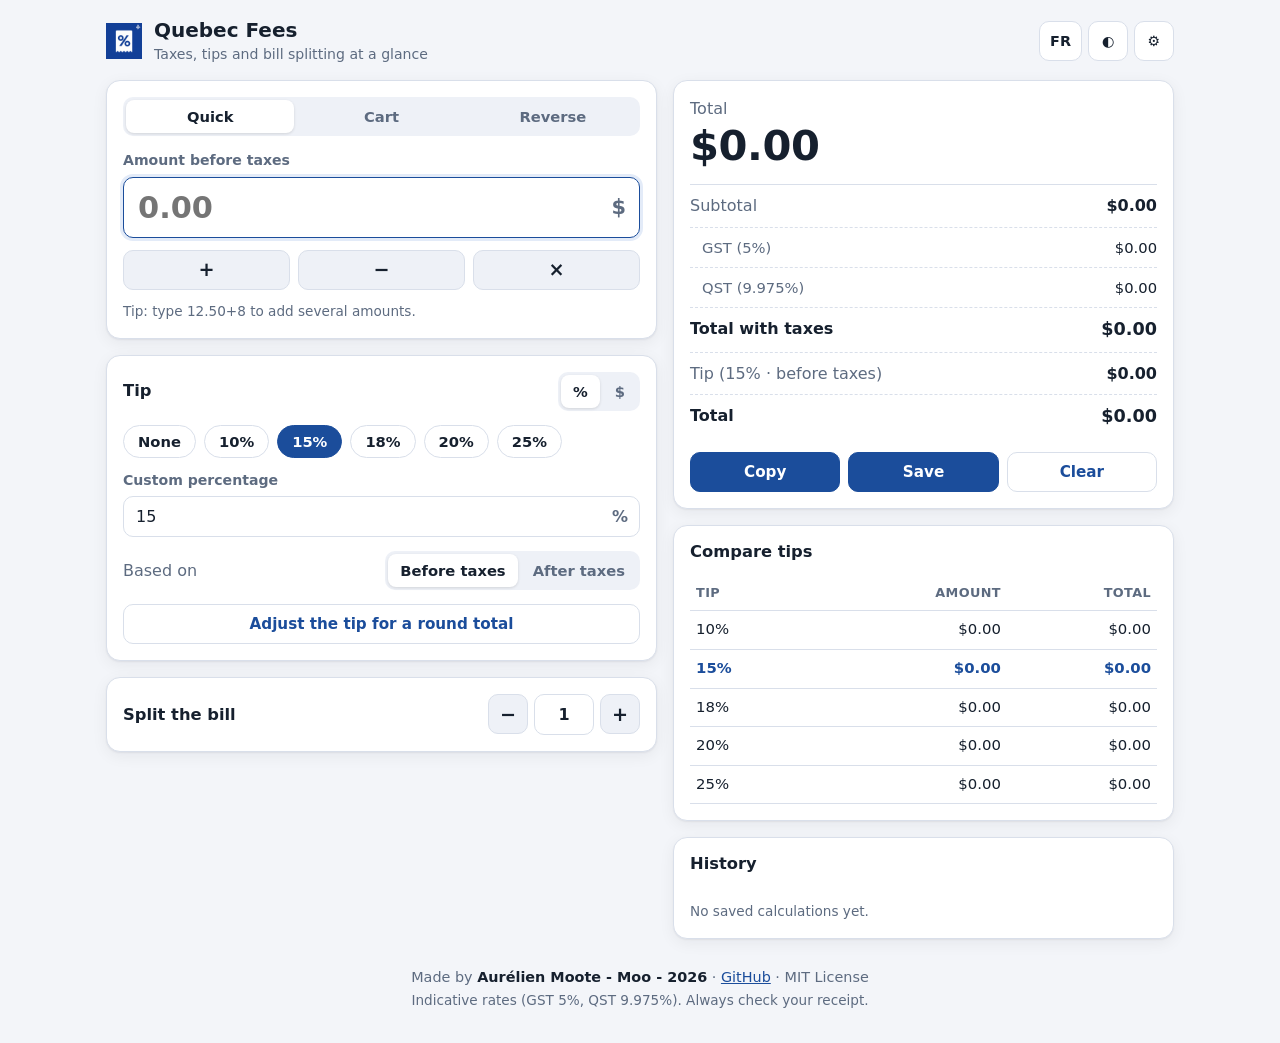
<file: index.html>
<!doctype html>
<!-- quebec-fees — Auteur : Aurélien Moote - Moo - 2026 — Licence MIT -->
<html lang="fr">
<head>
  <meta charset="utf-8">
  <meta name="viewport" content="width=device-width, initial-scale=1, viewport-fit=cover">
  <title>Quebec Fees — Taxes & pourboire</title>
  <meta name="description" content="Calculateur de taxes du Québec (TPS + TVQ) avec pourboire en % ou en $, partage de facture, mode panier et calcul inversé.">
  <meta name="author" content="Aurélien Moote - Moo - 2026">
  <meta name="theme-color" content="#1b4d9b">
  <link rel="icon" href="icon-192.png" type="image/png">
  <link rel="apple-touch-icon" sizes="180x180" href="apple-touch-icon.png?v=2">
  <link rel="manifest" href="manifest.webmanifest?v=2">
  <link rel="stylesheet" href="style.css">
</head>
<body>
  <header class="topbar">
    <div class="brand">
      <img src="icon-192.png" alt="" width="36" height="36">
      <div>
        <h1>Quebec Fees</h1>
        <p class="tagline" data-i18n="tagline">Taxes, pourboire et partage en un coup d'œil</p>
      </div>
    </div>
    <div class="top-actions">
      <button id="langBtn" class="icon-btn" type="button" data-i18n-aria="switchLang">EN</button>
      <button id="themeBtn" class="icon-btn" type="button" data-i18n-aria="switchTheme">◐</button>
      <button id="settingsBtn" class="icon-btn" type="button" data-i18n-aria="settings">⚙</button>
    </div>
  </header>

  <main class="layout">
    <section class="col col-input">
      <div class="card">
        <div class="tabs" role="tablist">
          <button type="button" role="tab" data-mode="quick" data-i18n="modeQuick">Rapide</button>
          <button type="button" role="tab" data-mode="cart" data-i18n="modeCart">Panier</button>
          <button type="button" role="tab" data-mode="reverse" data-i18n="modeReverse">Inverse</button>
        </div>

        <div class="pane" data-pane="quick">
          <label class="field big" for="amount">
            <span data-i18n="amountLabel">Montant avant taxes</span>
            <span class="money">
              <input id="amount" type="text" inputmode="decimal" autocomplete="off" data-i18n-ph="zero">
              <span class="unit">$</span>
            </span>
          </label>
          <div class="ops" data-target="#amount">
            <button type="button" data-op="+">+</button>
            <button type="button" data-op="-">−</button>
            <button type="button" data-op="×">×</button>
          </div>
          <p class="hint" id="exprHint" data-i18n="exprHint">Astuce : tapez 12,50+8 pour additionner plusieurs montants.</p>
        </div>

        <div class="pane" data-pane="cart" hidden>
          <div class="items-head">
            <span data-i18n="itemName">Article</span>
            <span data-i18n="itemQty">Qté</span>
            <span data-i18n="itemPrice">Prix</span>
            <span data-i18n="itemTaxable" title="">Tx</span>
            <span></span>
          </div>
          <div id="items"></div>
          <div class="ops" data-target="#items .price">
            <button type="button" data-op="+">+</button>
            <button type="button" data-op="-">−</button>
            <button type="button" data-op="×">×</button>
          </div>
          <button id="addItem" class="btn ghost full" type="button" data-i18n="addItem">+ Ajouter un article</button>
          <p class="hint" data-i18n="cartHint">Décochez « Tx » pour un article détaxé (ex. épicerie de base). Un prix négatif sert de rabais.</p>
        </div>

        <div class="pane" data-pane="reverse" hidden>
          <label class="field big" for="revTotal">
            <span data-i18n="revLabel">Montant total payé (taxes incluses)</span>
            <span class="money">
              <input id="revTotal" type="text" inputmode="decimal" autocomplete="off" data-i18n-ph="zero">
              <span class="unit">$</span>
            </span>
          </label>
          <label class="check">
            <input type="checkbox" id="revIncludeTip">
            <span data-i18n="revIncludeTip">Ce total inclut aussi le pourboire</span>
          </label>
          <p class="hint" data-i18n="revHint">Retrouvez le prix avant taxes à partir d'un reçu, ou le budget maximal pour un total donné.</p>
        </div>
      </div>

      <div class="card" id="tipCard">
        <div class="card-head">
          <h2 data-i18n="tipTitle">Pourboire</h2>
          <div class="seg" id="tipType" role="group">
            <button type="button" data-v="percent">%</button>
            <button type="button" data-v="fixed">$</button>
          </div>
        </div>
        <div id="tipPercentBox">
          <div class="chips" id="tipPresets"></div>
          <label class="field" for="tipPercent">
            <span data-i18n="tipCustom">Pourcentage personnalisé</span>
            <span class="money">
              <input id="tipPercent" type="text" inputmode="decimal" autocomplete="off" placeholder="15">
              <span class="unit">%</span>
            </span>
          </label>
        </div>
        <div id="tipFixedBox" hidden>
          <label class="field" for="tipFixed">
            <span data-i18n="tipFixed">Montant fixe</span>
            <span class="money">
              <input id="tipFixed" type="text" inputmode="decimal" autocomplete="off" data-i18n-ph="zero">
              <span class="unit">$</span>
            </span>
          </label>
        </div>
        <div class="row-between" id="tipBaseRow">
          <span class="muted" data-i18n="tipBase">Calculé sur</span>
          <div class="seg" id="tipBase" role="group">
            <button type="button" data-v="pretax" data-i18n="pretax">Avant taxes</button>
            <button type="button" data-v="posttax" data-i18n="posttax">Après taxes</button>
          </div>
        </div>
        <button id="roundTipBtn" class="btn ghost full" type="button" data-i18n="roundTip">Ajuster le pourboire pour un total rond</button>
      </div>

      <div class="card" id="splitCard">
        <div class="row-between">
          <h2 data-i18n="splitTitle">Partager la facture</h2>
          <div class="stepper">
            <button id="splitMinus" type="button" aria-label="-1">−</button>
            <input id="split" type="text" inputmode="numeric" value="1" aria-label="Personnes">
            <button id="splitPlus" type="button" aria-label="+1">+</button>
          </div>
        </div>
      </div>
    </section>

    <section class="col col-result">
      <div class="card result" id="resultCard" aria-live="polite">
        <div class="result-main">
          <span id="rMainLabel" class="muted">Total</span>
          <strong id="rMain">0,00 $</strong>
          <span id="rSub" class="muted small"></span>
        </div>
        <dl id="rRows" class="rows"></dl>
        <div class="actions">
          <button id="copyBtn" class="btn" type="button" data-i18n="copy">Copier</button>
          <button id="saveBtn" class="btn" type="button" data-i18n="save">Enregistrer</button>
          <button id="resetBtn" class="btn ghost" type="button" data-i18n="reset">Effacer</button>
        </div>
      </div>

      <div class="card" id="compareCard">
        <h2 data-i18n="compareTitle">Comparer les pourboires</h2>
        <div class="table-wrap">
          <table id="compare"></table>
        </div>
      </div>

      <div class="card" id="historyCard">
        <div class="card-head">
          <h2 data-i18n="historyTitle">Historique</h2>
          <button id="clearHistory" class="btn ghost small" type="button" data-i18n="clear">Tout effacer</button>
        </div>
        <ul id="history" class="history"></ul>
        <p id="historyEmpty" class="hint" data-i18n="historyEmpty">Aucun calcul enregistré pour l'instant.</p>
      </div>
    </section>
  </main>

  <div id="miniBar" class="mini-bar">
    <span id="miniLabel">Total</span>
    <strong id="miniTotal">0,00 $</strong>
  </div>

  <footer class="footer">
    <p><span data-i18n="madeBy">Créé par</span> <strong>Aurélien Moote - Moo - 2026</strong> · <a href="https://github.com/auremoo/quebec-fees" rel="noopener">GitHub</a> · <span data-i18n="license">Licence MIT</span></p>
    <p class="small muted" id="disclaimer" data-i18n="disclaimer">Taux indicatifs (TPS 5 %, TVQ 9,975 %). Vérifiez toujours votre reçu.</p>
  </footer>

  <dialog id="settings">
    <form method="dialog" class="dialog-body">
      <div class="card-head">
        <h2 data-i18n="settings">Réglages</h2>
        <button class="icon-btn" value="close" aria-label="Fermer">✕</button>
      </div>

      <label class="field" for="province">
        <span data-i18n="province">Province / territoire</span>
        <select id="province"></select>
      </label>

      <div class="field">
        <span data-i18n="taxes">Taxes appliquées</span>
        <div id="taxList" class="tax-list"></div>
        <div class="row-between">
          <button id="addTax" class="btn ghost small" type="button" data-i18n="addTax">+ Ajouter une taxe</button>
          <span id="combinedRate" class="muted small"></span>
        </div>
      </div>

      <label class="check">
        <input type="checkbox" id="cashRound">
        <span data-i18n="cashRound">Afficher l'arrondi pour paiement comptant (0,05 $)</span>
      </label>

      <label class="check">
        <input type="checkbox" id="showCompare">
        <span data-i18n="showCompare">Afficher le comparateur de pourboires</span>
      </label>

      <div class="field">
        <span data-i18n="tipPresetsLabel">Pourboires rapides (%, séparés par des virgules)</span>
        <input id="tipPresetsInput" type="text" inputmode="decimal" autocomplete="off">
      </div>

      <p class="hint" data-i18n="settingsHint">Les réglages et l'historique restent sur cet appareil (stockage local du navigateur).</p>
    </form>
  </dialog>

  <div id="toast" class="toast" role="status"></div>

  <script src="app.js"></script>
</body>
</html>
</file>
<file: style.css>
/* quebec-fees — Auteur : Aurélien Moote - Moo - 2026 — Licence MIT */

:root {
  --bg: #f3f5f9;
  --surface: #ffffff;
  --surface-2: #eef1f7;
  --text: #16202e;
  --muted: #5d6b80;
  --border: #d9dfea;
  --accent: #1b4d9b;
  --accent-contrast: #ffffff;
  --accent-soft: #e3ebf8;
  --good: #1d7a4a;
  --danger: #b3261e;
  --shadow: 0 1px 2px rgba(16, 24, 40, .06), 0 4px 16px rgba(16, 24, 40, .06);
  --radius: 14px;
  --radius-sm: 10px;
  --font: system-ui, -apple-system, "Segoe UI", Roboto, "Helvetica Neue", Arial, sans-serif;
  --mono: ui-monospace, "SF Mono", "Cascadia Mono", Consolas, monospace;
  color-scheme: light;
}

@media (prefers-color-scheme: dark) {
  :root:not([data-theme="light"]) {
    --bg: #0e131b;
    --surface: #171e29;
    --surface-2: #1f2835;
    --text: #e6ebf2;
    --muted: #97a3b6;
    --border: #2b3645;
    --accent: #6f9ef0;
    --accent-contrast: #0b1420;
    --accent-soft: #1d2c44;
    --good: #5cc98e;
    --danger: #ff8a80;
    --shadow: 0 1px 2px rgba(0, 0, 0, .3), 0 4px 16px rgba(0, 0, 0, .25);
    color-scheme: dark;
  }
}

:root[data-theme="dark"] {
  --bg: #0e131b;
  --surface: #171e29;
  --surface-2: #1f2835;
  --text: #e6ebf2;
  --muted: #97a3b6;
  --border: #2b3645;
  --accent: #6f9ef0;
  --accent-contrast: #0b1420;
  --accent-soft: #1d2c44;
  --good: #5cc98e;
  --danger: #ff8a80;
  --shadow: 0 1px 2px rgba(0, 0, 0, .3), 0 4px 16px rgba(0, 0, 0, .25);
  color-scheme: dark;
}

* { box-sizing: border-box; }

html { -webkit-text-size-adjust: 100%; }

body {
  margin: 0;
  background: var(--bg);
  color: var(--text);
  font-family: var(--font);
  font-size: 16px;
  line-height: 1.45;
  padding-bottom: 72px;
}

h1, h2 { margin: 0; line-height: 1.2; }
h1 { font-size: 1.25rem; }
h2 { font-size: 1.02rem; font-weight: 650; }
a { color: var(--accent); }
[hidden] { display: none !important; }

.muted { color: var(--muted); }
.small { font-size: .85rem; }

/* Header */
.topbar {
  display: flex;
  align-items: center;
  justify-content: space-between;
  gap: 12px;
  max-width: 1100px;
  margin: 0 auto;
  padding: 18px 16px 8px;
}
.brand { display: flex; align-items: center; gap: 12px; min-width: 0; }
.brand img { flex: none; }
.tagline { margin: 2px 0 0; color: var(--muted); font-size: .88rem; }
.top-actions { display: flex; gap: 6px; flex: none; }

.icon-btn {
  min-width: 40px;
  height: 40px;
  padding: 0 10px;
  border: 1px solid var(--border);
  background: var(--surface);
  color: var(--text);
  border-radius: var(--radius-sm);
  font: 600 .9rem var(--font);
  cursor: pointer;
}
.icon-btn:hover { border-color: var(--accent); }

/* Layout */
.layout {
  display: grid;
  gap: 16px;
  max-width: 1100px;
  margin: 0 auto;
  padding: 8px 16px 16px;
}
.col { display: flex; flex-direction: column; gap: 16px; min-width: 0; }

@media (min-width: 900px) {
  .layout { grid-template-columns: minmax(0, 1.1fr) minmax(0, 1fr); align-items: start; }
  .col-result { position: sticky; top: 16px; }
  .mini-bar { display: none !important; }
  body { padding-bottom: 0; }
}

.card {
  background: var(--surface);
  border: 1px solid var(--border);
  border-radius: var(--radius);
  box-shadow: var(--shadow);
  padding: 16px;
  display: flex;
  flex-direction: column;
  gap: 14px;
}
.card-head, .row-between {
  display: flex;
  align-items: center;
  justify-content: space-between;
  gap: 12px;
  flex-wrap: wrap;
}

.pane, #tipPercentBox { display: flex; flex-direction: column; gap: 12px; }

/* Tabs & segmented controls */
.tabs, .seg {
  display: flex;
  background: var(--surface-2);
  border-radius: var(--radius-sm);
  padding: 3px;
  gap: 3px;
}
.tabs button, .seg button {
  flex: 1;
  border: 0;
  background: transparent;
  color: var(--muted);
  font: 600 .92rem var(--font);
  padding: 8px 12px;
  border-radius: 8px;
  cursor: pointer;
  white-space: nowrap;
}
.tabs button[aria-selected="true"], .seg button[aria-pressed="true"] {
  background: var(--surface);
  color: var(--text);
  box-shadow: 0 1px 3px rgba(0, 0, 0, .12);
}
.seg { flex: none; }

/* Fields */
.field { display: flex; flex-direction: column; gap: 6px; }
.field > span:first-child { font-size: .88rem; color: var(--muted); font-weight: 550; }

input[type="text"], select {
  width: 100%;
  min-width: 0;
  border: 1px solid var(--border);
  background: var(--surface);
  color: var(--text);
  border-radius: var(--radius-sm);
  padding: 10px 12px;
  font: 500 1rem var(--font);
  outline: none;
}
input[type="text"]:focus, select:focus { border-color: var(--accent); box-shadow: 0 0 0 3px var(--accent-soft); }

.money { position: relative; display: flex; align-items: center; }
.money input { padding-right: 34px; font-variant-numeric: tabular-nums; }
.money .unit { position: absolute; right: 12px; color: var(--muted); pointer-events: none; font-weight: 600; }
.field.big input { font-size: 1.9rem; font-weight: 700; padding: 12px 40px 12px 14px; }
.field.big .unit { font-size: 1.3rem; right: 14px; }

.check { display: flex; align-items: flex-start; gap: 10px; cursor: pointer; font-size: .95rem; }
.check input { width: 18px; height: 18px; margin: 2px 0 0; accent-color: var(--accent); flex: none; }

.hint { margin: 0; color: var(--muted); font-size: .85rem; }
.hint.expr { color: var(--accent); font-weight: 600; }

/* Buttons */
.btn {
  border: 1px solid var(--accent);
  background: var(--accent);
  color: var(--accent-contrast);
  border-radius: var(--radius-sm);
  padding: 10px 14px;
  font: 600 .95rem var(--font);
  cursor: pointer;
}
.btn:hover { filter: brightness(1.07); }
.btn.ghost { background: transparent; color: var(--accent); border-color: var(--border); }
.btn.ghost:hover { border-color: var(--accent); filter: none; }
.btn.small { padding: 6px 10px; font-size: .85rem; }
.btn.full { width: 100%; }

.chips { display: flex; flex-wrap: wrap; gap: 8px; }
.chip {
  border: 1px solid var(--border);
  background: var(--surface);
  color: var(--text);
  border-radius: 999px;
  padding: 7px 14px;
  font: 600 .92rem var(--font);
  cursor: pointer;
  font-variant-numeric: tabular-nums;
}
.chip[aria-pressed="true"] { background: var(--accent); border-color: var(--accent); color: var(--accent-contrast); }

/* Touches d'opérateurs (le pavé décimal iOS n'a ni + ni -) */
.ops { display: flex; gap: 8px; }
.ops button {
  flex: 1;
  height: 40px;
  border: 1px solid var(--border);
  background: var(--surface-2);
  color: var(--text);
  border-radius: var(--radius-sm);
  font: 700 1.2rem var(--font);
  cursor: pointer;
  touch-action: manipulation;
}
.ops button:active { background: var(--accent-soft); }

/* Stepper */
.stepper { display: flex; align-items: center; gap: 6px; }
.stepper button {
  width: 40px; height: 40px;
  border: 1px solid var(--border);
  background: var(--surface-2);
  color: var(--text);
  border-radius: var(--radius-sm);
  font: 700 1.2rem var(--font);
  cursor: pointer;
}
.stepper input { width: 60px; text-align: center; font-weight: 700; }

/* Cart items */
.items-head, .item {
  display: grid;
  grid-template-columns: minmax(0, 1fr) 58px 104px 30px 32px;
  gap: 6px;
  align-items: center;
}
.items-head { font-size: .78rem; color: var(--muted); font-weight: 600; text-transform: uppercase; letter-spacing: .03em; padding: 0 2px; }
#items { display: flex; flex-direction: column; gap: 8px; }
.item input[type="text"] { padding: 8px 9px; font-size: .95rem; }
.item .qty { text-align: center; }
.item .price { text-align: right; }
.item input[type="checkbox"] { width: 18px; height: 18px; justify-self: center; accent-color: var(--accent); }
.item .del {
  width: 32px; height: 32px; border: 0; background: transparent; color: var(--muted);
  border-radius: 8px; cursor: pointer; font-size: 1rem;
}
.item .del:hover { color: var(--danger); background: var(--surface-2); }
.item .line-total { grid-column: 1 / -1; text-align: right; font-size: .8rem; color: var(--muted); margin-top: -4px; font-variant-numeric: tabular-nums; }

@media (max-width: 420px) {
  .items-head, .item { grid-template-columns: minmax(0, 1fr) 48px 88px 26px 28px; gap: 4px; }
}

/* Result */
.result-main { display: flex; flex-direction: column; gap: 2px; }
#rMain { font-size: 2.6rem; line-height: 1.1; font-variant-numeric: tabular-nums; letter-spacing: -.01em; word-break: break-word; }
.rows { margin: 0; display: flex; flex-direction: column; border-top: 1px solid var(--border); }
.rows .r { display: flex; justify-content: space-between; gap: 12px; padding: 9px 0; border-bottom: 1px dashed var(--border); }
.rows .r:last-child { border-bottom: 0; }
.rows dt { color: var(--muted); }
.rows dd { margin: 0; font-weight: 600; font-variant-numeric: tabular-nums; text-align: right; }
.rows .r.strong dt { color: var(--text); font-weight: 650; }
.rows .r.strong dd { font-size: 1.1rem; }
.rows .r.accent dd { color: var(--accent); }
.rows .r.sub dt { padding-left: 12px; font-size: .92rem; }
.rows .r.sub dd { font-weight: 500; font-size: .92rem; }
.actions { display: flex; gap: 8px; flex-wrap: wrap; }
.actions .btn { flex: 1; }

/* Compare table */
.table-wrap { overflow-x: auto; }
table { width: 100%; border-collapse: collapse; font-variant-numeric: tabular-nums; font-size: .93rem; }
th, td { padding: 8px 6px; text-align: right; border-bottom: 1px solid var(--border); white-space: nowrap; }
th:first-child, td:first-child { text-align: left; }
th { color: var(--muted); font-weight: 600; font-size: .8rem; text-transform: uppercase; letter-spacing: .03em; }
tr.active td { color: var(--accent); font-weight: 700; }
tbody tr { cursor: pointer; }
tbody tr:hover td { background: var(--surface-2); }

/* History */
.history { list-style: none; margin: 0; padding: 0; display: flex; flex-direction: column; gap: 8px; max-height: 360px; overflow-y: auto; }
.history li {
  display: grid;
  grid-template-columns: minmax(0, 1fr) auto auto;
  gap: 8px;
  align-items: center;
  padding: 10px 12px;
  border: 1px solid var(--border);
  border-radius: var(--radius-sm);
  background: var(--surface-2);
  cursor: pointer;
}
.history li:hover { border-color: var(--accent); }
.history .h-meta { display: flex; flex-direction: column; min-width: 0; }
.history .h-title { font-weight: 600; overflow: hidden; text-overflow: ellipsis; white-space: nowrap; }
.history .h-date { font-size: .8rem; color: var(--muted); }
.history .h-total { font-weight: 700; font-variant-numeric: tabular-nums; }
.history .del { border: 0; background: transparent; color: var(--muted); cursor: pointer; font-size: 1rem; width: 28px; height: 28px; border-radius: 6px; }
.history .del:hover { color: var(--danger); }

/* Mobile total bar */
.mini-bar {
  position: fixed;
  left: 0; right: 0; bottom: 0;
  display: flex;
  justify-content: space-between;
  align-items: center;
  gap: 12px;
  padding: 12px 16px calc(12px + env(safe-area-inset-bottom));
  background: var(--accent);
  color: var(--accent-contrast);
  font-weight: 600;
  z-index: 10;
}
.mini-bar strong { font-size: 1.3rem; font-variant-numeric: tabular-nums; }

/* Settings dialog */
dialog {
  border: 1px solid var(--border);
  border-radius: var(--radius);
  background: var(--surface);
  color: var(--text);
  padding: 0;
  width: min(520px, calc(100vw - 32px));
  box-shadow: 0 20px 60px rgba(0, 0, 0, .3);
}
dialog::backdrop { background: rgba(10, 15, 25, .5); }
.dialog-body { display: flex; flex-direction: column; gap: 16px; padding: 18px; }
.tax-list { display: flex; flex-direction: column; gap: 8px; }
.tax-row { display: grid; grid-template-columns: minmax(0, 1fr) 110px 32px; gap: 6px; align-items: center; }
.tax-row .del { width: 32px; height: 32px; border: 0; background: transparent; color: var(--muted); cursor: pointer; border-radius: 8px; }
.tax-row .del:hover { color: var(--danger); }

/* Footer & toast */
.footer { max-width: 1100px; margin: 0 auto; padding: 8px 16px 28px; text-align: center; color: var(--muted); font-size: .9rem; }
.footer p { margin: 4px 0; }
.footer strong { color: var(--text); }

.toast {
  position: fixed;
  left: 50%;
  bottom: 88px;
  transform: translateX(-50%) translateY(20px);
  background: var(--text);
  color: var(--bg);
  padding: 10px 16px;
  border-radius: var(--radius-sm);
  font-weight: 600;
  opacity: 0;
  pointer-events: none;
  transition: opacity .2s, transform .2s;
  z-index: 20;
  max-width: calc(100vw - 32px);
}
.toast.show { opacity: 1; transform: translateX(-50%) translateY(0); }
@media (min-width: 900px) { .toast { bottom: 24px; } }
</file>
